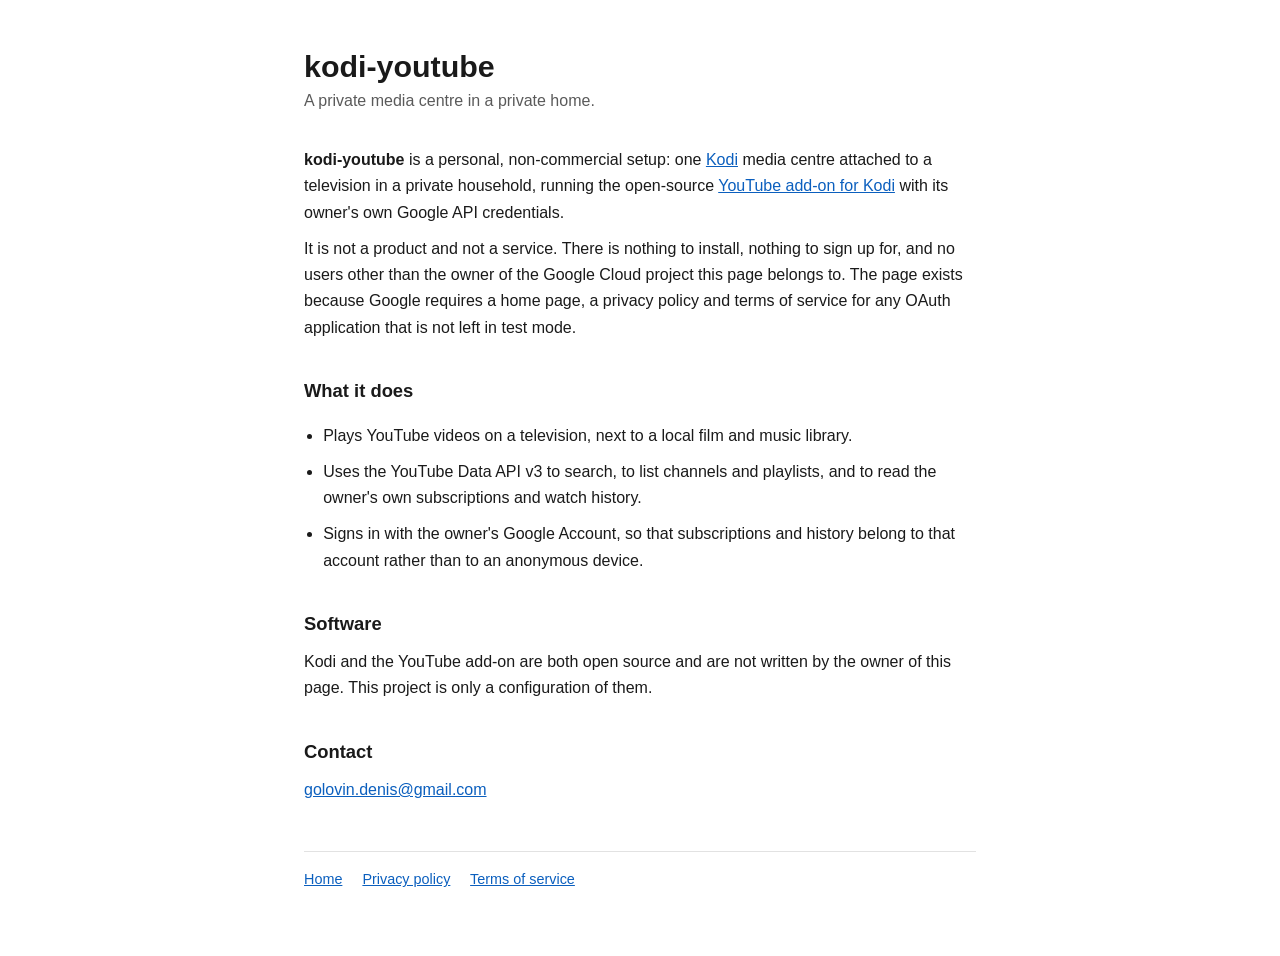
<file: index.html>
<!DOCTYPE html>
<html lang="en">
<head>
<meta charset="utf-8">
<meta name="viewport" content="width=device-width, initial-scale=1">
<title>kodi-youtube</title>
<meta name="description" content="A private, non-commercial Kodi media centre that plays YouTube on a home television.">
<link rel="stylesheet" href="style.css">
</head>
<body>

<h1>kodi-youtube</h1>
<p class="sub">A private media centre in a private home.</p>

<p><strong>kodi-youtube</strong> is a personal, non-commercial setup: one
<a href="https://kodi.tv/">Kodi</a> media centre attached to a television in a
private household, running the open-source
<a href="https://github.com/anxdpanic/plugin.video.youtube">YouTube add-on for Kodi</a>
with its owner's own Google API credentials.</p>

<p>It is not a product and not a service. There is nothing to install, nothing to
sign up for, and no users other than the owner of the Google Cloud project this
page belongs to. The page exists because Google requires a home page, a privacy
policy and terms of service for any OAuth application that is not left in test
mode.</p>

<h2>What it does</h2>
<ul>
<li>Plays YouTube videos on a television, next to a local film and music library.</li>
<li>Uses the YouTube Data API v3 to search, to list channels and playlists, and to
read the owner's own subscriptions and watch history.</li>
<li>Signs in with the owner's Google Account, so that subscriptions and history
belong to that account rather than to an anonymous device.</li>
</ul>

<h2>Software</h2>
<p>Kodi and the YouTube add-on are both open source and are not written by the
owner of this page. This project is only a configuration of them.</p>

<h2>Contact</h2>
<p><a href="mailto:golovin.denis@gmail.com">golovin.denis@gmail.com</a></p>

<nav>
<a href="/">Home</a>
<a href="/privacy.html">Privacy policy</a>
<a href="/terms.html">Terms of service</a>
</nav>

</body>
</html>
</file>
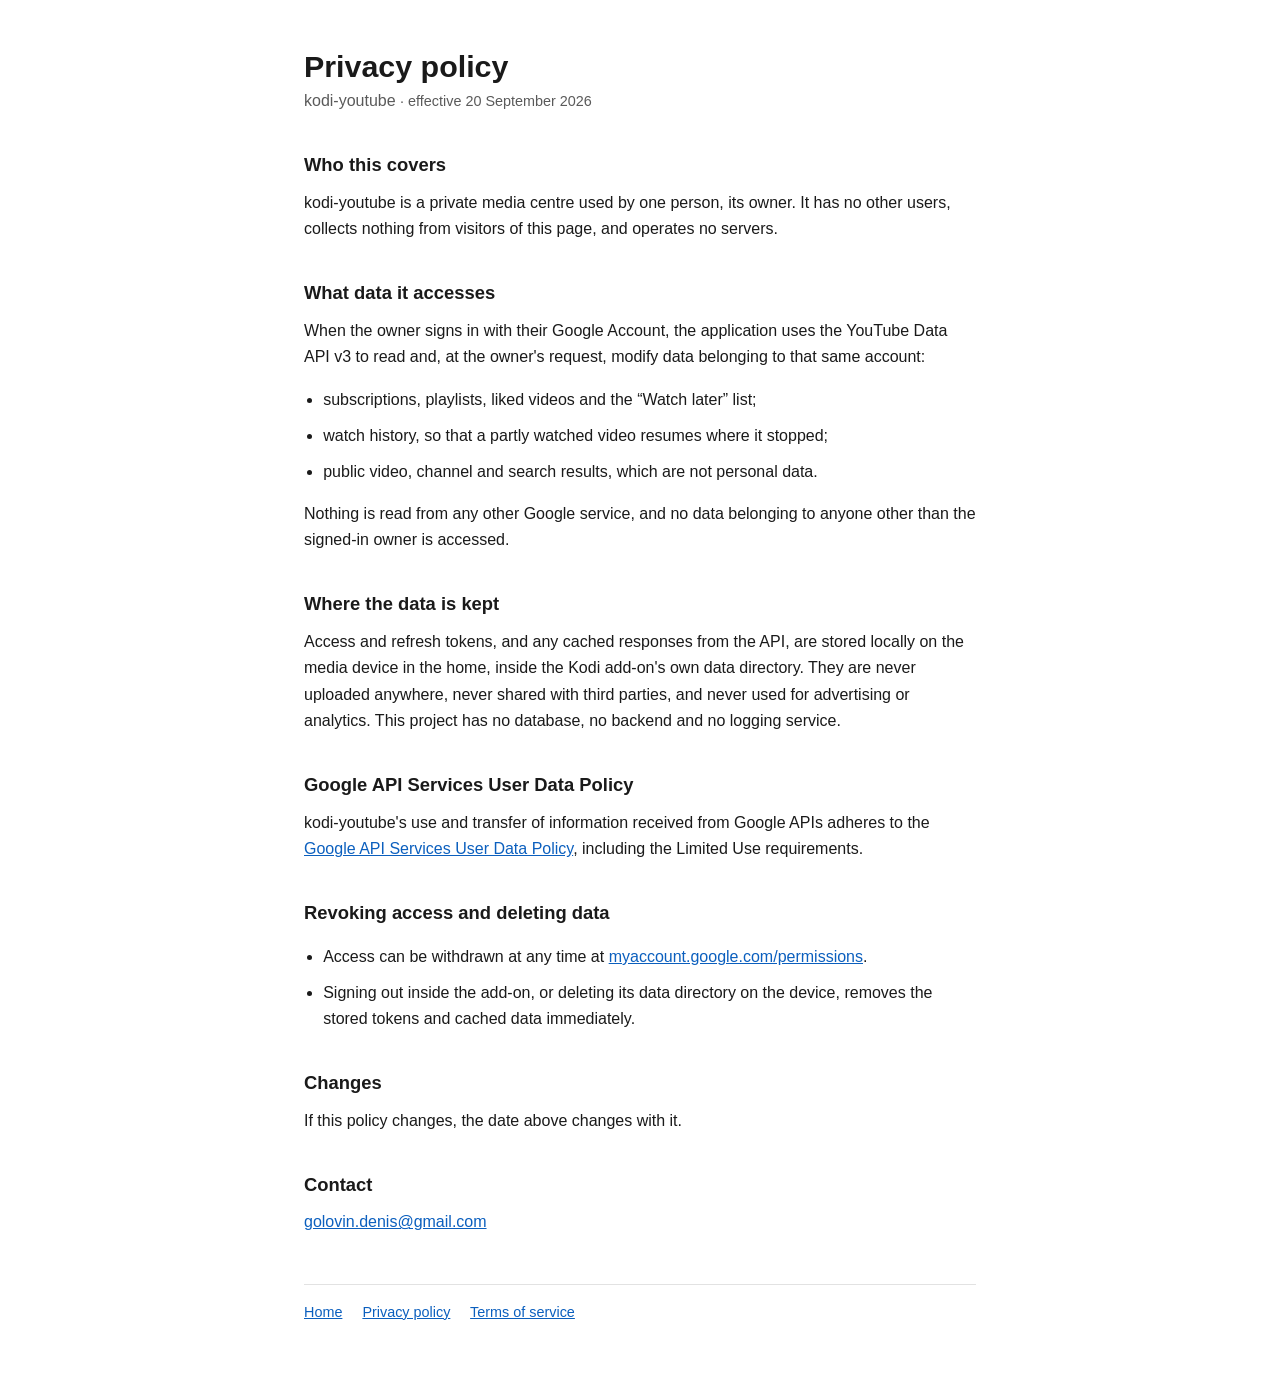
<file: privacy.html>
<!DOCTYPE html>
<html lang="en">
<head>
<meta charset="utf-8">
<meta name="viewport" content="width=device-width, initial-scale=1">
<title>Privacy policy — kodi-youtube</title>
<meta name="description" content="What kodi-youtube reads from a Google Account, where it is kept, and how to revoke it.">
<link rel="stylesheet" href="style.css">
</head>
<body>

<h1>Privacy policy</h1>
<p class="sub">kodi-youtube <span class="date">· effective 20 September 2026</span></p>

<h2>Who this covers</h2>
<p>kodi-youtube is a private media centre used by one person, its owner. It has no
other users, collects nothing from visitors of this page, and operates no servers.</p>

<h2>What data it accesses</h2>
<p>When the owner signs in with their Google Account, the application uses the
YouTube Data API v3 to read and, at the owner's request, modify data belonging to
that same account:</p>
<ul>
<li>subscriptions, playlists, liked videos and the &ldquo;Watch later&rdquo; list;</li>
<li>watch history, so that a partly watched video resumes where it stopped;</li>
<li>public video, channel and search results, which are not personal data.</li>
</ul>
<p>Nothing is read from any other Google service, and no data belonging to anyone
other than the signed-in owner is accessed.</p>

<h2>Where the data is kept</h2>
<p>Access and refresh tokens, and any cached responses from the API, are stored
locally on the media device in the home, inside the Kodi add-on's own data
directory. They are never uploaded anywhere, never shared with third parties, and
never used for advertising or analytics. This project has no database, no backend
and no logging service.</p>

<h2>Google API Services User Data Policy</h2>
<p>kodi-youtube's use and transfer of information received from Google APIs adheres
to the
<a href="https://developers.google.com/terms/api-services-user-data-policy">Google API Services User Data Policy</a>,
including the Limited Use requirements.</p>

<h2>Revoking access and deleting data</h2>
<ul>
<li>Access can be withdrawn at any time at
<a href="https://myaccount.google.com/permissions">myaccount.google.com/permissions</a>.</li>
<li>Signing out inside the add-on, or deleting its data directory on the device,
removes the stored tokens and cached data immediately.</li>
</ul>

<h2>Changes</h2>
<p>If this policy changes, the date above changes with it.</p>

<h2>Contact</h2>
<p><a href="mailto:golovin.denis@gmail.com">golovin.denis@gmail.com</a></p>

<nav>
<a href="/">Home</a>
<a href="/privacy.html">Privacy policy</a>
<a href="/terms.html">Terms of service</a>
</nav>

</body>
</html>
</file>
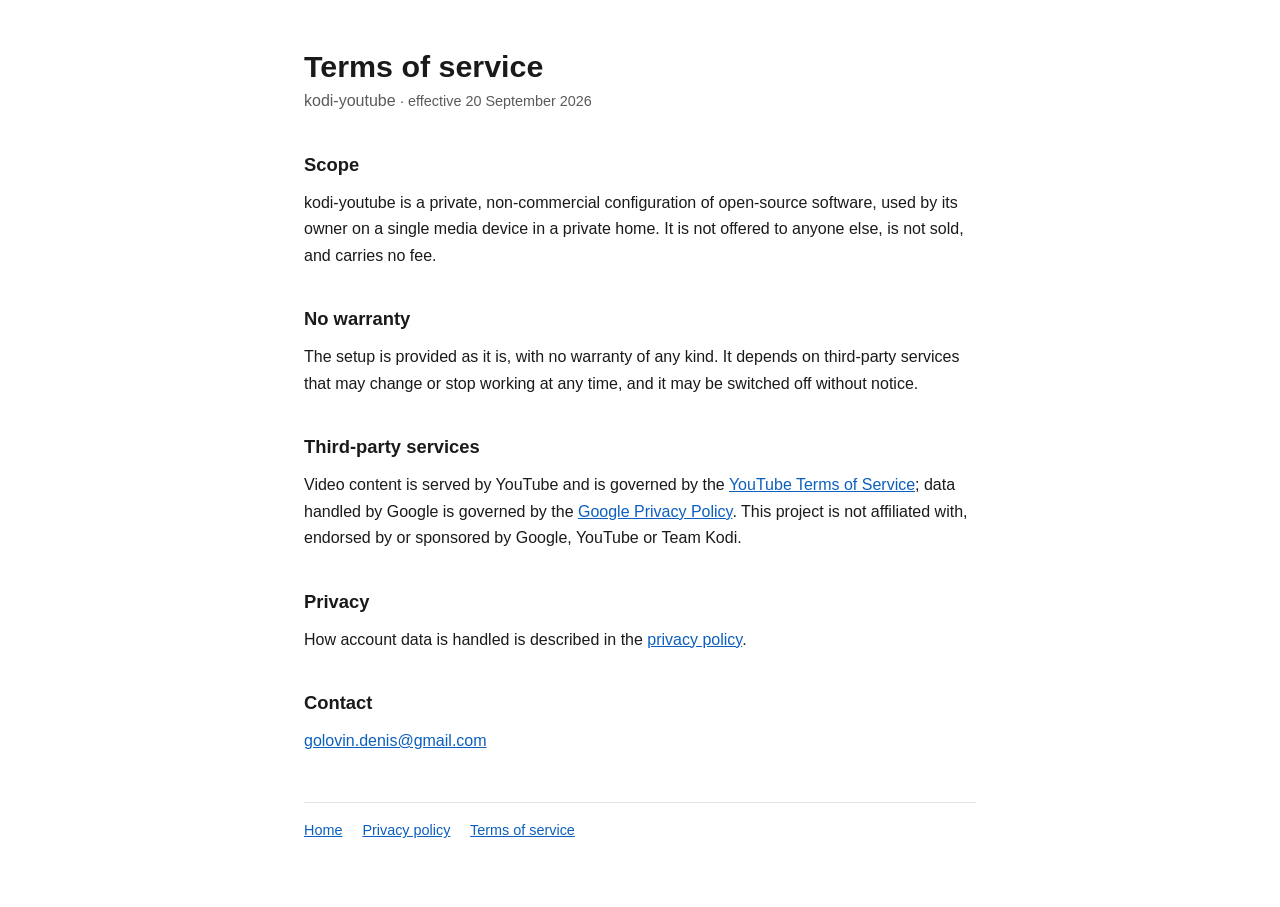
<file: terms.html>
<!DOCTYPE html>
<html lang="en">
<head>
<meta charset="utf-8">
<meta name="viewport" content="width=device-width, initial-scale=1">
<title>Terms of service — kodi-youtube</title>
<meta name="description" content="Terms for kodi-youtube, a private non-commercial media centre.">
<link rel="stylesheet" href="style.css">
</head>
<body>

<h1>Terms of service</h1>
<p class="sub">kodi-youtube <span class="date">· effective 20 September 2026</span></p>

<h2>Scope</h2>
<p>kodi-youtube is a private, non-commercial configuration of open-source software,
used by its owner on a single media device in a private home. It is not offered to
anyone else, is not sold, and carries no fee.</p>

<h2>No warranty</h2>
<p>The setup is provided as it is, with no warranty of any kind. It depends on
third-party services that may change or stop working at any time, and it may be
switched off without notice.</p>

<h2>Third-party services</h2>
<p>Video content is served by YouTube and is governed by the
<a href="https://www.youtube.com/t/terms">YouTube Terms of Service</a>; data handled
by Google is governed by the
<a href="https://policies.google.com/privacy">Google Privacy Policy</a>. This project
is not affiliated with, endorsed by or sponsored by Google, YouTube or Team Kodi.</p>

<h2>Privacy</h2>
<p>How account data is handled is described in the
<a href="/privacy.html">privacy policy</a>.</p>

<h2>Contact</h2>
<p><a href="mailto:golovin.denis@gmail.com">golovin.denis@gmail.com</a></p>

<nav>
<a href="/">Home</a>
<a href="/privacy.html">Privacy policy</a>
<a href="/terms.html">Terms of service</a>
</nav>

</body>
</html>
</file>
<file: style.css>
:root {
    color-scheme: light dark;
    --bg: #ffffff;
    --fg: #1a1a1a;
    --muted: #5a5a5a;
    --rule: #e2e2e2;
    --link: #0b5fbe;
}

@media (prefers-color-scheme: dark) {
    :root {
        --bg: #16181c;
        --fg: #e8e8e8;
        --muted: #a0a4ab;
        --rule: #2c2f35;
        --link: #7bb0ff;
    }
}

* { box-sizing: border-box; }

body {
    margin: 0 auto;
    padding: 3rem 1rem 4rem;
    max-width: 44rem;
    background: var(--bg);
    color: var(--fg);
    font: 16px/1.65 -apple-system, "Segoe UI", Roboto, Helvetica, Arial, sans-serif;
}

h1 { font-size: 1.9rem; line-height: 1.2; margin: 0 0 .25rem; }
h2 { font-size: 1.15rem; margin: 2.2rem 0 .6rem; }
p, li { margin: .6rem 0; }
ul { padding-left: 1.2rem; }
a { color: var(--link); }

.sub { color: var(--muted); margin: 0 0 2rem; }
.date { color: var(--muted); font-size: .9rem; }

nav {
    margin-top: 3rem;
    padding-top: 1rem;
    border-top: 1px solid var(--rule);
    font-size: .9rem;
}

nav a { margin-right: 1rem; }
</file>
